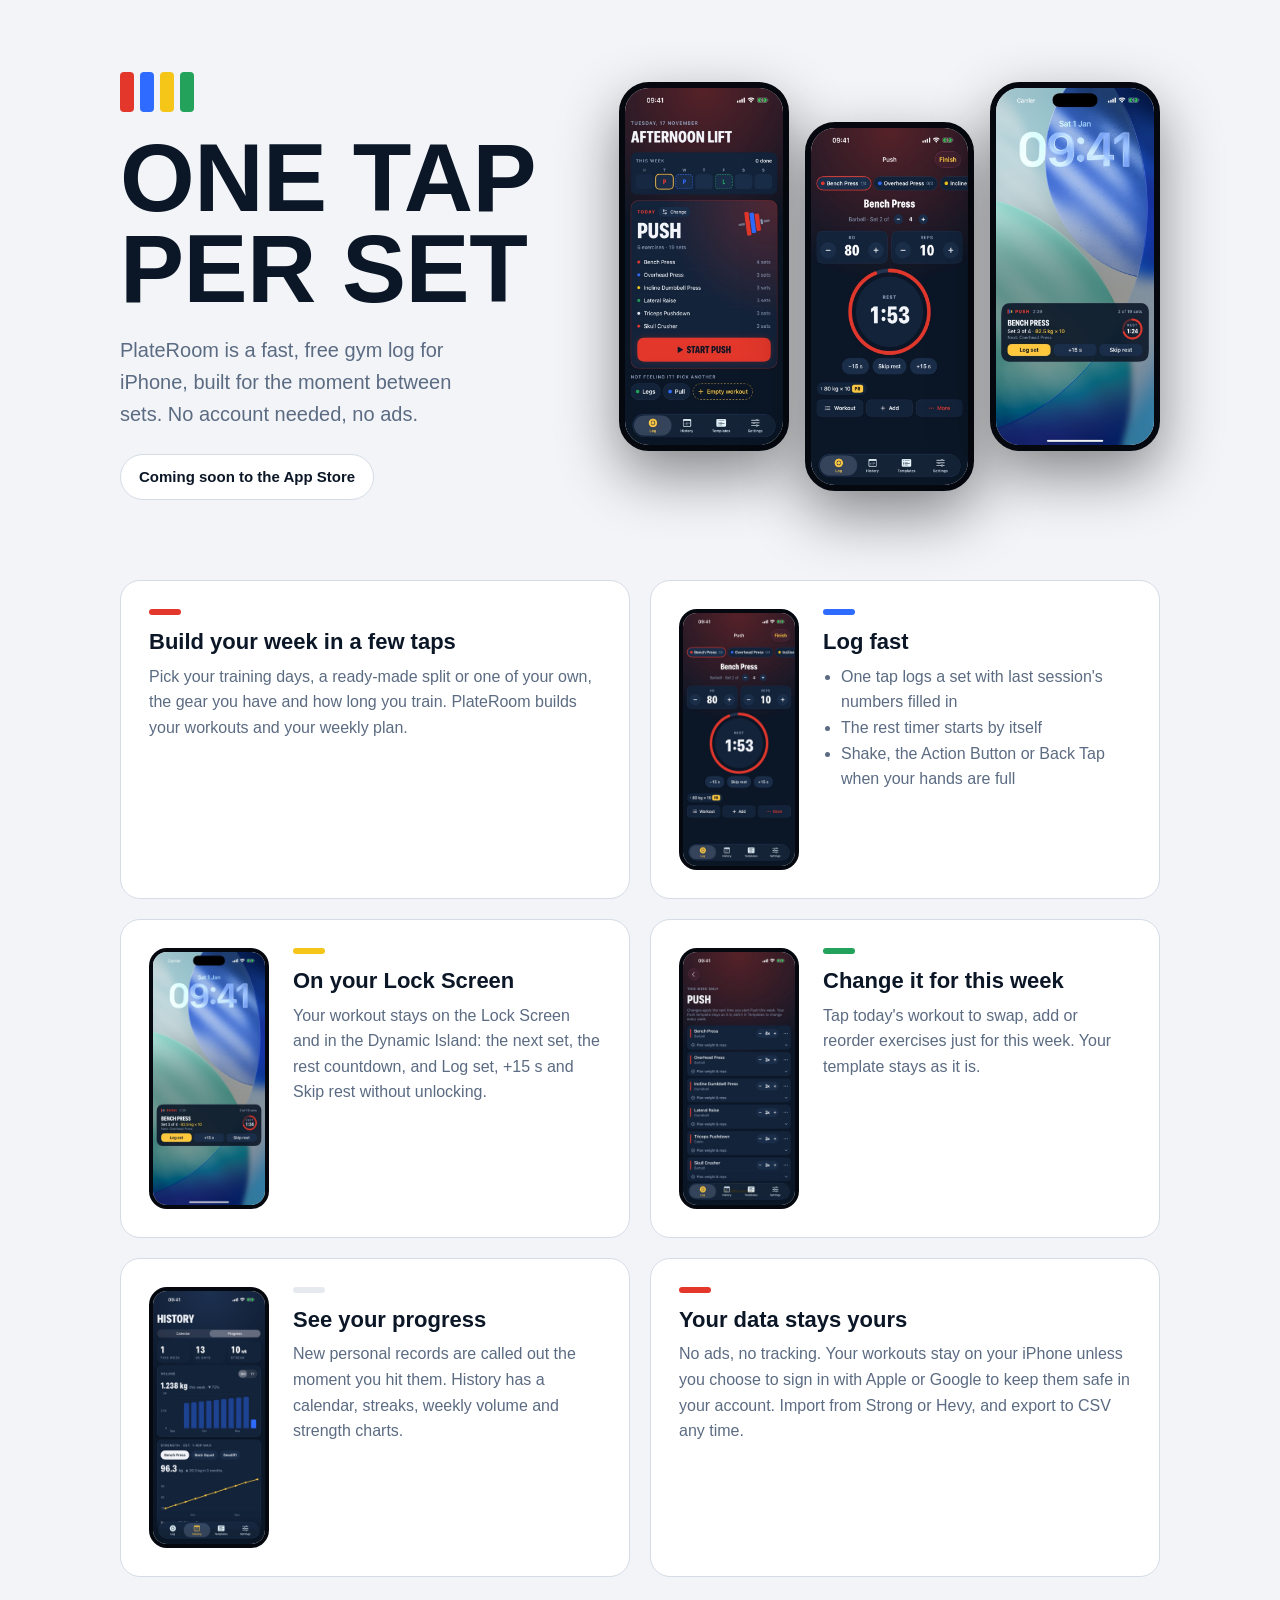
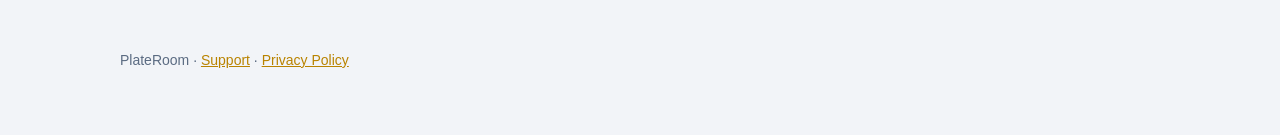
<file: index.html>
<!doctype html>
<html lang="en">
<head>
<meta charset="utf-8">
<meta name="viewport" content="width=device-width, initial-scale=1, viewport-fit=cover">
<title>PlateRoom: one tap per set</title>
<meta name="description" content="PlateRoom is a fast, free gym log for iPhone. Build your week in a few taps, log every set with one tap, and watch your PRs climb. No account needed, no ads.">
<link rel="stylesheet" href="style.css">
<style>
  .landing { max-width: 1080px; }
  .hero { display: grid; grid-template-columns: minmax(0, 1fr) minmax(0, 1.2fr); gap: 48px; align-items: center; padding-top: 24px; }
  .hero h1 { font-size: clamp(56px, 9vw, 96px); line-height: 0.95; margin: 0 0 20px; text-transform: uppercase; }
  .hero .lede { font-size: 20px; max-width: 30ch; margin: 0 0 24px; }
  .soon { display: inline-block; padding: 10px 18px; border-radius: 999px; background: var(--card); border: 1px solid var(--line); color: var(--ink); font-weight: 600; font-size: 15px; }
  .phones { display: flex; gap: 16px; justify-content: center; align-items: flex-start; }
  .phones img:nth-child(2) { margin-top: 40px; }
  .phone { width: 100%; height: auto; max-width: 200px; aspect-ratio: 552 / 1200; border-radius: 30px; border: 6px solid #05090f; box-shadow: 0 24px 60px rgba(0, 0, 0, 0.45); background: #0B1626; display: block; min-width: 0; }
  .features { display: grid; grid-template-columns: repeat(2, minmax(0, 1fr)); gap: 20px; margin-top: 80px; }
  .feature { background: var(--card); border: 1px solid var(--line); border-radius: 20px; padding: 28px; display: flex; gap: 24px; align-items: flex-start; }
  .feature .phone { max-width: 120px; flex: 0 0 120px; border-radius: 18px; border-width: 4px; box-shadow: none; }
  .feature h2 { margin: 0 0 8px; font-size: 22px; line-height: 1.2; }
  .feature p { margin: 0; color: var(--muted); font-size: 16px; }
  .feature ul { margin: 8px 0 0; padding-left: 18px; color: var(--muted); font-size: 16px; }
  .feature li { color: var(--muted); }
  .stripe { display: block; width: 32px; height: 6px; border-radius: 3px; margin-bottom: 14px; }
  footer { margin-top: 72px; }
  @media (max-width: 760px) {
    .hero { grid-template-columns: minmax(0, 1fr); gap: 32px; }
    .phones { gap: 10px; }
    .phones img:nth-child(2) { margin-top: 24px; }
    .phone { border-radius: 20px; border-width: 4px; }
    .features { grid-template-columns: minmax(0, 1fr); margin-top: 56px; }
    .feature { flex-direction: column; padding: 22px; }
    .feature .phone { flex: none; max-width: 140px; }
  }
</style>
</head>
<body>
<main class="landing">

<section class="hero">
  <div>
    <div class="plates" aria-hidden="true"><span style="background:#E4372C"></span><span style="background:#2F6BFF"></span><span style="background:#F5C518"></span><span style="background:#22A25A"></span></div>
    <h1>One tap<br>per set</h1>
    <p class="lede">PlateRoom is a fast, free gym log for iPhone, built for the moment between sets. No account needed, no ads.</p>
    <span class="soon">Coming soon to the App Store</span>
  </div>
  <div class="phones">
    <img class="phone" src="images/01_start.jpg" width="552" height="1200" alt="Today's Push workout on the Log tab, with this week's plan above it">
    <img class="phone" src="images/02_log.jpg" width="552" height="1200" alt="Logging Bench Press: 80 kg for 10 reps marked as a new PR, with the rest timer running">
    <img class="phone" src="images/03_live_activity.jpg" width="552" height="1200" alt="The workout on the Lock Screen: Bench Press, set 3 of 4, rest countdown and a Log set button">
  </div>
</section>

<section class="features">
  <article class="feature">
    <div>
      <span class="stripe" style="background:#E4372C" aria-hidden="true"></span>
      <h2>Build your week in a few taps</h2>
      <p>Pick your training days, a ready-made split or one of your own, the gear you have and how long you train. PlateRoom builds your workouts and your weekly plan.</p>
    </div>
  </article>

  <article class="feature">
    <img class="phone" src="images/02_log.jpg" width="552" height="1200" alt="" loading="lazy">
    <div>
      <span class="stripe" style="background:#2F6BFF" aria-hidden="true"></span>
      <h2>Log fast</h2>
      <ul>
        <li>One tap logs a set with last session's numbers filled in</li>
        <li>The rest timer starts by itself</li>
        <li>Shake, the Action Button or Back Tap when your hands are full</li>
      </ul>
    </div>
  </article>

  <article class="feature">
    <img class="phone" src="images/03_live_activity.jpg" width="552" height="1200" alt="" loading="lazy">
    <div>
      <span class="stripe" style="background:#F5C518" aria-hidden="true"></span>
      <h2>On your Lock Screen</h2>
      <p>Your workout stays on the Lock Screen and in the Dynamic Island: the next set, the rest countdown, and Log set, +15 s and Skip rest without unlocking.</p>
    </div>
  </article>

  <article class="feature">
    <img class="phone" src="images/04_this_week.jpg" width="552" height="1200" alt="" loading="lazy">
    <div>
      <span class="stripe" style="background:#22A25A" aria-hidden="true"></span>
      <h2>Change it for this week</h2>
      <p>Tap today's workout to swap, add or reorder exercises just for this week. Your template stays as it is.</p>
    </div>
  </article>

  <article class="feature">
    <img class="phone" src="images/09_progress.jpg" width="552" height="1200" alt="" loading="lazy">
    <div>
      <span class="stripe" style="background:#E6EAF0" aria-hidden="true"></span>
      <h2>See your progress</h2>
      <p>New personal records are called out the moment you hit them. History has a calendar, streaks, weekly volume and strength charts.</p>
    </div>
  </article>

  <article class="feature">
    <div>
      <span class="stripe" style="background:#E4372C" aria-hidden="true"></span>
      <h2>Your data stays yours</h2>
      <p>No ads, no tracking. Your workouts stay on your iPhone unless you choose to sign in with Apple or Google to keep them safe in your account. Import from Strong or Hevy, and export to CSV any time.</p>
    </div>
  </article>
</section>

<footer>PlateRoom · <a href="support.html">Support</a> · <a href="privacy.html">Privacy Policy</a></footer>
</main>
</body>
</html>
</file>
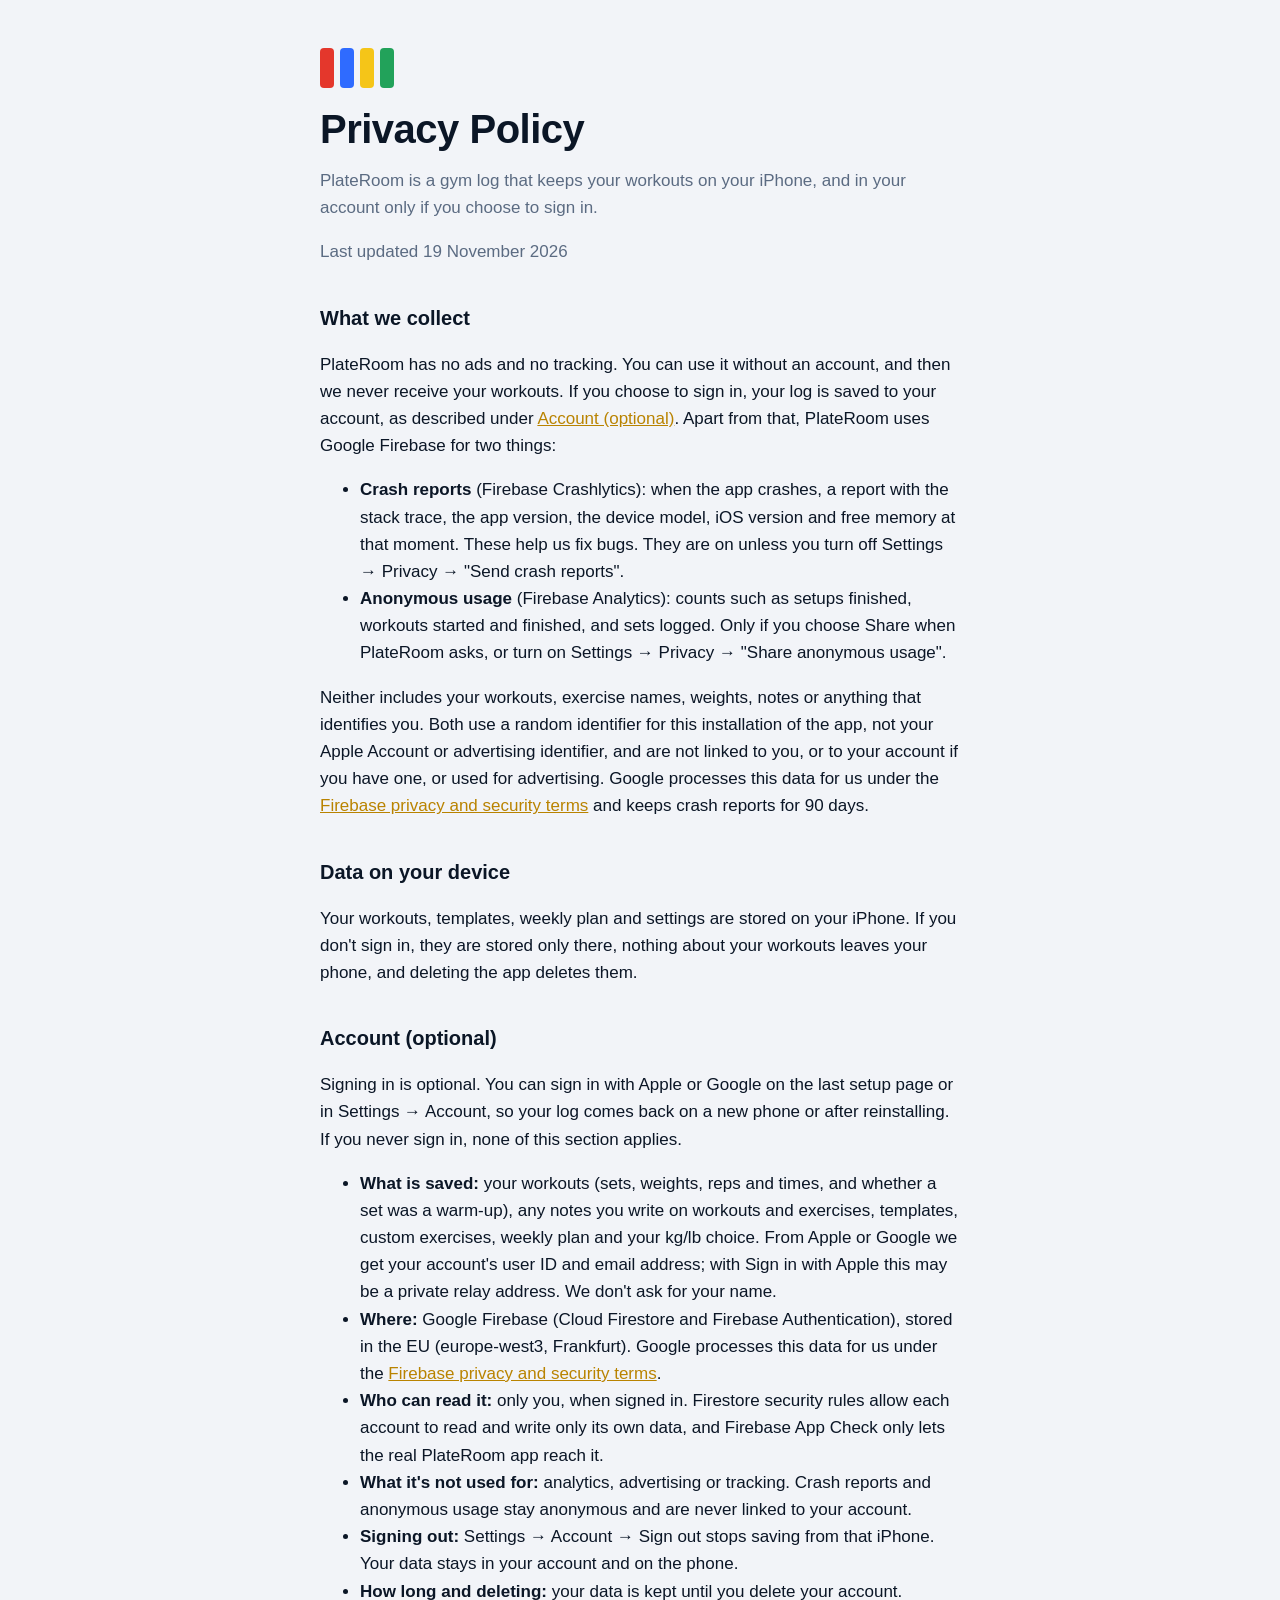
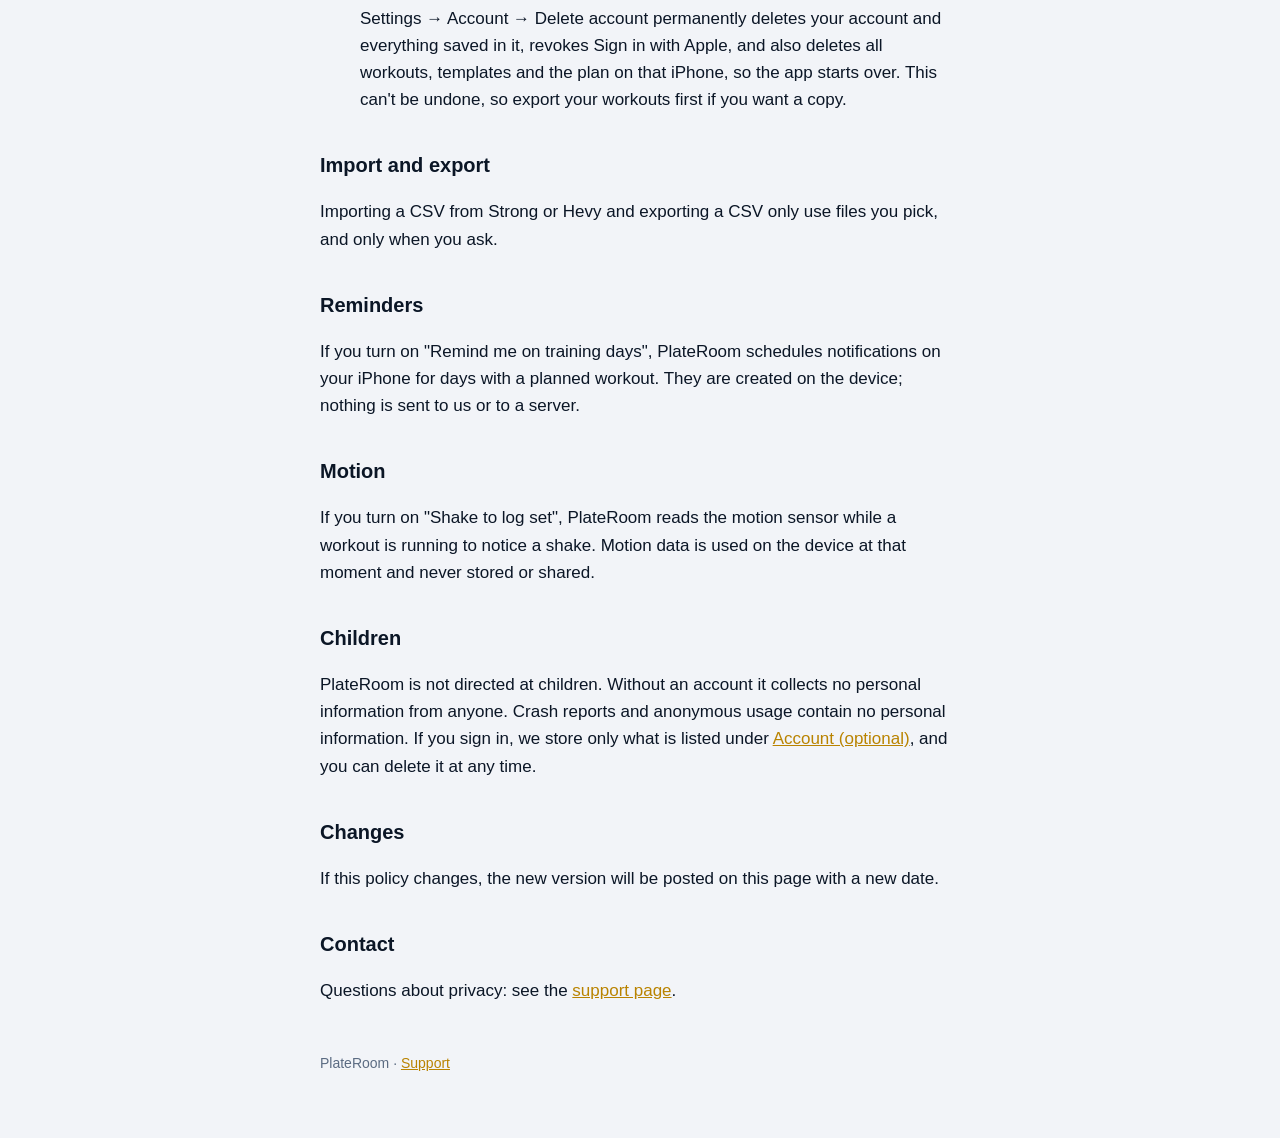
<file: privacy.html>
<!doctype html>
<html lang="en">
<head>
<meta charset="utf-8">
<meta name="viewport" content="width=device-width, initial-scale=1, viewport-fit=cover">
<title>PlateRoom Privacy Policy</title>
<link rel="stylesheet" href="style.css">
</head>
<body>
<main>
<div class="plates" aria-hidden="true"><span style="background:#E4372C"></span><span style="background:#2F6BFF"></span><span style="background:#F5C518"></span><span style="background:#22A25A"></span></div>
<h1>Privacy Policy</h1>
<p class="lede">PlateRoom is a gym log that keeps your workouts on your iPhone, and in your account only if you choose to sign in.</p>
<p class="updated">Last updated 19 November 2026</p>

<h2>What we collect</h2>
<p>PlateRoom has no ads and no tracking. You can use it without an account, and then we never receive your workouts. If you choose to sign in, your log is saved to your account, as described under <a href="#account">Account (optional)</a>. Apart from that, PlateRoom uses Google Firebase for two things:</p>
<ul>
<li><strong>Crash reports</strong> (Firebase Crashlytics): when the app crashes, a report with the stack trace, the app version, the device model, iOS version and free memory at that moment. These help us fix bugs. They are on unless you turn off Settings → Privacy → "Send crash reports".</li>
<li><strong>Anonymous usage</strong> (Firebase Analytics): counts such as setups finished, workouts started and finished, and sets logged. Only if you choose Share when PlateRoom asks, or turn on Settings → Privacy → "Share anonymous usage".</li>
</ul>
<p>Neither includes your workouts, exercise names, weights, notes or anything that identifies you. Both use a random identifier for this installation of the app, not your Apple Account or advertising identifier, and are not linked to you, or to your account if you have one, or used for advertising. Google processes this data for us under the <a href="https://firebase.google.com/support/privacy">Firebase privacy and security terms</a> and keeps crash reports for 90 days.</p>

<h2>Data on your device</h2>
<p>Your workouts, templates, weekly plan and settings are stored on your iPhone. If you don't sign in, they are stored only there, nothing about your workouts leaves your phone, and deleting the app deletes them.</p>

<h2 id="account">Account (optional)</h2>
<p>Signing in is optional. You can sign in with Apple or Google on the last setup page or in Settings → Account, so your log comes back on a new phone or after reinstalling. If you never sign in, none of this section applies.</p>
<ul>
<li><strong>What is saved:</strong> your workouts (sets, weights, reps and times, and whether a set was a warm-up), any notes you write on workouts and exercises, templates, custom exercises, weekly plan and your kg/lb choice. From Apple or Google we get your account's user ID and email address; with Sign in with Apple this may be a private relay address. We don't ask for your name.</li>
<li><strong>Where:</strong> Google Firebase (Cloud Firestore and Firebase Authentication), stored in the EU (europe-west3, Frankfurt). Google processes this data for us under the <a href="https://firebase.google.com/support/privacy">Firebase privacy and security terms</a>.</li>
<li><strong>Who can read it:</strong> only you, when signed in. Firestore security rules allow each account to read and write only its own data, and Firebase App Check only lets the real PlateRoom app reach it.</li>
<li><strong>What it's not used for:</strong> analytics, advertising or tracking. Crash reports and anonymous usage stay anonymous and are never linked to your account.</li>
<li><strong>Signing out:</strong> Settings → Account → Sign out stops saving from that iPhone. Your data stays in your account and on the phone.</li>
<li><strong>How long and deleting:</strong> your data is kept until you delete your account. Settings → Account → Delete account permanently deletes your account and everything saved in it, revokes Sign in with Apple, and also deletes all workouts, templates and the plan on that iPhone, so the app starts over. This can't be undone, so export your workouts first if you want a copy.</li>
</ul>

<h2>Import and export</h2>
<p>Importing a CSV from Strong or Hevy and exporting a CSV only use files you pick, and only when you ask.</p>

<h2>Reminders</h2>
<p>If you turn on "Remind me on training days", PlateRoom schedules notifications on your iPhone for days with a planned workout. They are created on the device; nothing is sent to us or to a server.</p>

<h2>Motion</h2>
<p>If you turn on "Shake to log set", PlateRoom reads the motion sensor while a workout is running to notice a shake. Motion data is used on the device at that moment and never stored or shared.</p>

<h2>Children</h2>
<p>PlateRoom is not directed at children. Without an account it collects no personal information from anyone. Crash reports and anonymous usage contain no personal information. If you sign in, we store only what is listed under <a href="#account">Account (optional)</a>, and you can delete it at any time.</p>

<h2>Changes</h2>
<p>If this policy changes, the new version will be posted on this page with a new date.</p>

<h2>Contact</h2>
<p>Questions about privacy: see the <a href="support.html">support page</a>.</p>
<footer>PlateRoom · <a href="support.html">Support</a></footer>
</main>
</body>
</html>
</file>
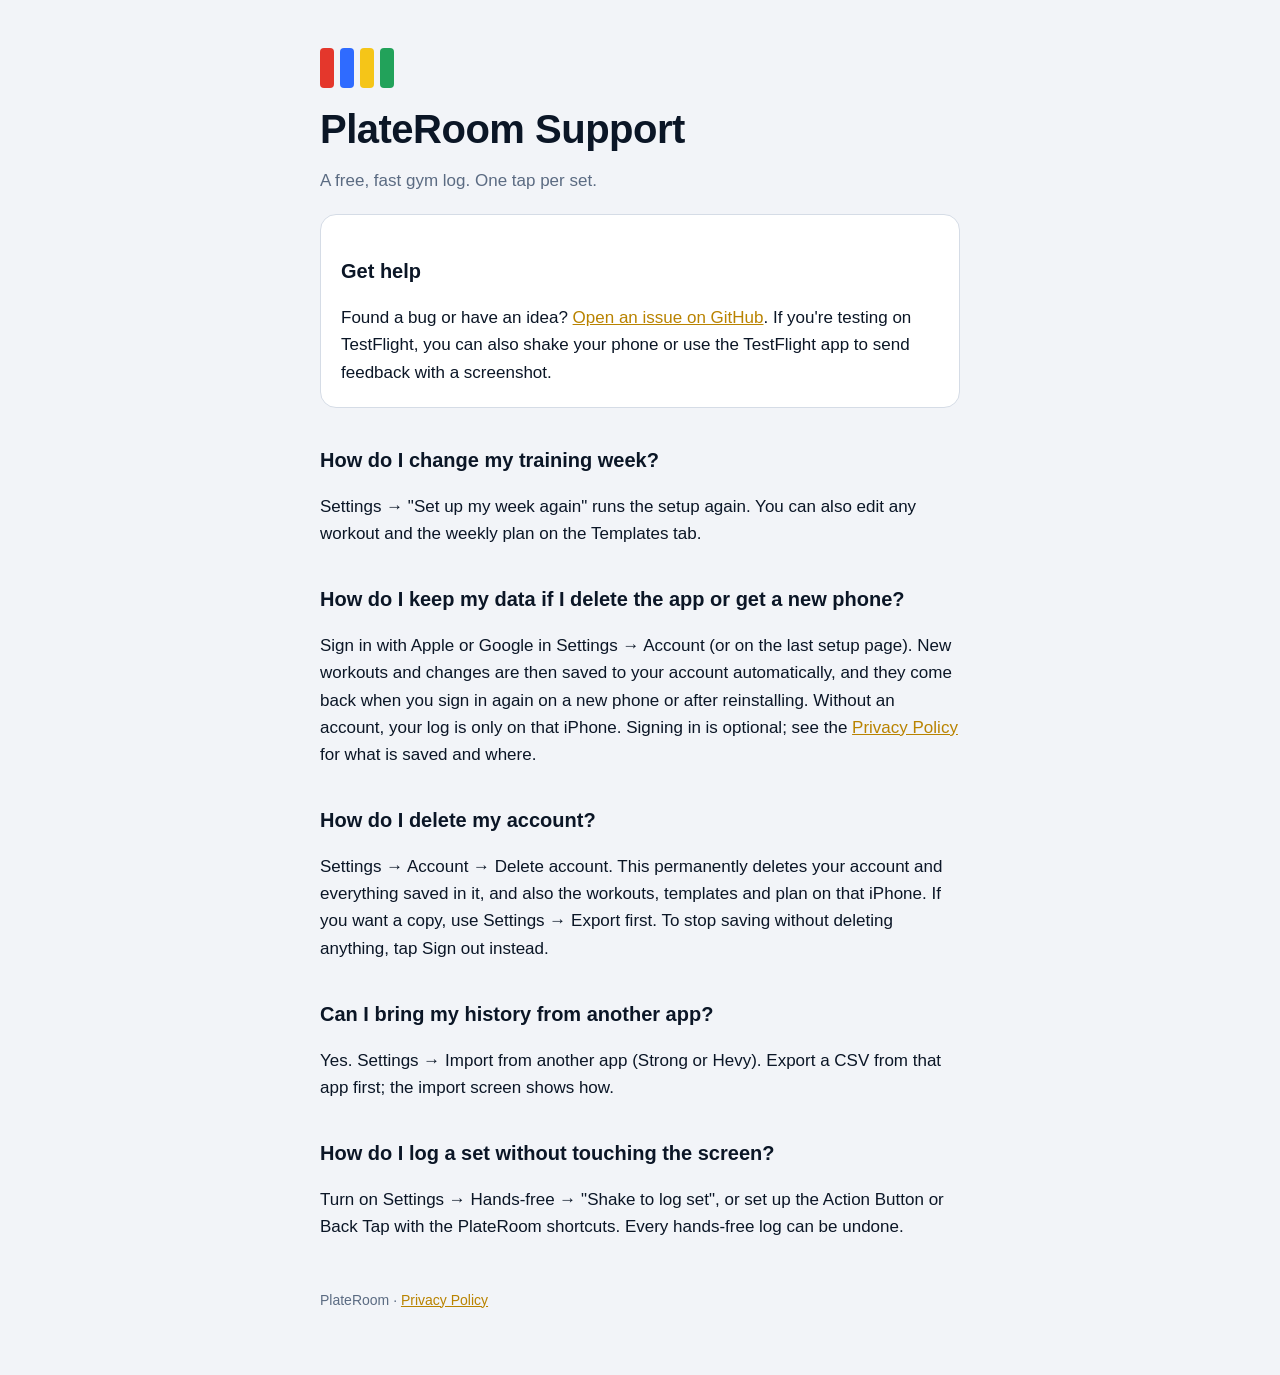
<file: support.html>
<!doctype html>
<html lang="en">
<head>
<meta charset="utf-8">
<meta name="viewport" content="width=device-width, initial-scale=1, viewport-fit=cover">
<title>PlateRoom Support</title>
<link rel="stylesheet" href="style.css">
</head>
<body>
<main>
<div class="plates" aria-hidden="true"><span style="background:#E4372C"></span><span style="background:#2F6BFF"></span><span style="background:#F5C518"></span><span style="background:#22A25A"></span></div>
<h1>PlateRoom Support</h1>
<p class="lede">A free, fast gym log. One tap per set.</p>

<div class="card">
<h2>Get help</h2>
<p>Found a bug or have an idea? <a href="https://github.com/dkopic5/PlateRoom-Public/issues">Open an issue on GitHub</a>. If you're testing on TestFlight, you can also shake your phone or use the TestFlight app to send feedback with a screenshot.</p>
</div>

<h2>How do I change my training week?</h2>
<p>Settings → "Set up my week again" runs the setup again. You can also edit any workout and the weekly plan on the Templates tab.</p>

<h2>How do I keep my data if I delete the app or get a new phone?</h2>
<p>Sign in with Apple or Google in Settings → Account (or on the last setup page). New workouts and changes are then saved to your account automatically, and they come back when you sign in again on a new phone or after reinstalling. Without an account, your log is only on that iPhone. Signing in is optional; see the <a href="privacy.html#account">Privacy Policy</a> for what is saved and where.</p>

<h2>How do I delete my account?</h2>
<p>Settings → Account → Delete account. This permanently deletes your account and everything saved in it, and also the workouts, templates and plan on that iPhone. If you want a copy, use Settings → Export first. To stop saving without deleting anything, tap Sign out instead.</p>

<h2>Can I bring my history from another app?</h2>
<p>Yes. Settings → Import from another app (Strong or Hevy). Export a CSV from that app first; the import screen shows how.</p>

<h2>How do I log a set without touching the screen?</h2>
<p>Turn on Settings → Hands-free → "Shake to log set", or set up the Action Button or Back Tap with the PlateRoom shortcuts. Every hands-free log can be undone.</p>

<footer>PlateRoom · <a href="privacy.html">Privacy Policy</a></footer>
</main>
</body>
</html>
</file>
<file: style.css>
:root { --bg: #0B1626; --card: #13233A; --ink: #F2F5FA; --muted: #8EA0BA; --gold: #FFC83D; --line: #22344F; color-scheme: dark; }
@media (prefers-color-scheme: light) {
  :root { --bg: #F2F4F8; --card: #FFFFFF; --ink: #0B1626; --muted: #5B6B82; --gold: #B98300; --line: #D5DCE6; color-scheme: light; }
}
* { box-sizing: border-box; }
body { margin: 0; background: var(--bg); color: var(--ink); font: 17px/1.6 -apple-system, BlinkMacSystemFont, "Segoe UI", sans-serif; }
main { max-width: 680px; margin: 0 auto; padding: 48px max(20px, env(safe-area-inset-left)) 64px; }
.plates { display: flex; gap: 6px; margin-bottom: 20px; }
.plates span { width: 14px; height: 40px; border-radius: 4px; }
h1 { font-size: 40px; line-height: 1.05; margin: 0 0 8px; font-stretch: condensed; font-weight: 900; letter-spacing: -0.5px; }
h2 { font-size: 20px; margin: 36px 0 8px; }
p, li { color: var(--ink); }
.lede, .updated { color: var(--muted); }
a { color: var(--gold); }
.card { background: var(--card); border: 1px solid var(--line); border-radius: 16px; padding: 4px 20px; margin-top: 20px; }
footer { margin-top: 48px; color: var(--muted); font-size: 14px; }
</file>
